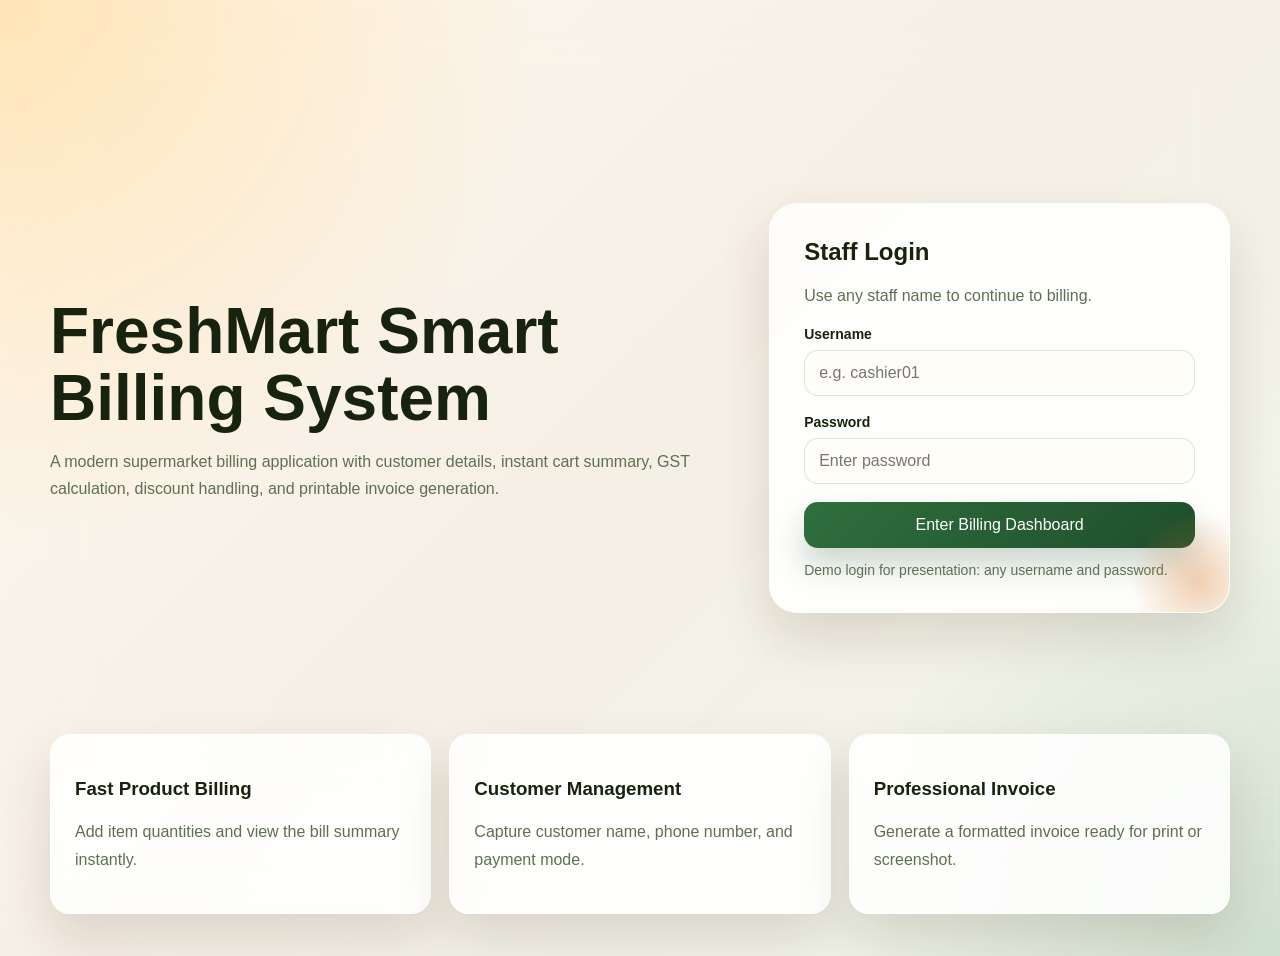
<file: index.html>
<!doctype html>
<html lang="en">
  <head>
    <meta charset="UTF-8" />
    <meta name="viewport" content="width=device-width, initial-scale=1.0" />
    <title>FreshMart Billing System</title>
    <link rel="stylesheet" href="style.css" />
  </head>
  <body class="landing-page">
    <div class="page-shell">
      <header class="hero">
        <div class="hero-copy">
          <h1>FreshMart Smart Billing System</h1>
          <p class="hero-text">
            A modern supermarket billing application with customer details,
            instant cart summary, GST calculation, discount handling, and
            printable invoice generation.
          </p>
        </div>

        <div class="login-panel">
          <div class="panel-glow"></div>
          <h2>Staff Login</h2>
          <p class="panel-text">Use any staff name to continue to billing.</p>
          <form action="/billing" method="get" class="login-form">
            <label>
              <span>Username</span>
              <input
                type="text"
                name="username"
                placeholder="e.g. cashier01"
                required
              />
            </label>
            <label>
              <span>Password</span>
              <input
                type="password"
                name="password"
                placeholder="Enter password"
                required
              />
            </label>
            <button type="submit">Enter Billing Dashboard</button>
          </form>
          <p class="demo-note">
            Demo login for presentation: any username and password.
          </p>
        </div>
      </header>

      <section class="feature-grid">
        <article class="feature-card">
          <h3>Fast Product Billing</h3>
          <p>Add item quantities and view the bill summary instantly.</p>
        </article>
        <article class="feature-card">
          <h3>Customer Management</h3>
          <p>Capture customer name, phone number, and payment mode.</p>
        </article>
        <article class="feature-card">
          <h3>Professional Invoice</h3>
          <p>Generate a formatted invoice ready for print or screenshot.</p>
        </article>
      </section>
    </div>
  </body>
</html>
</file>
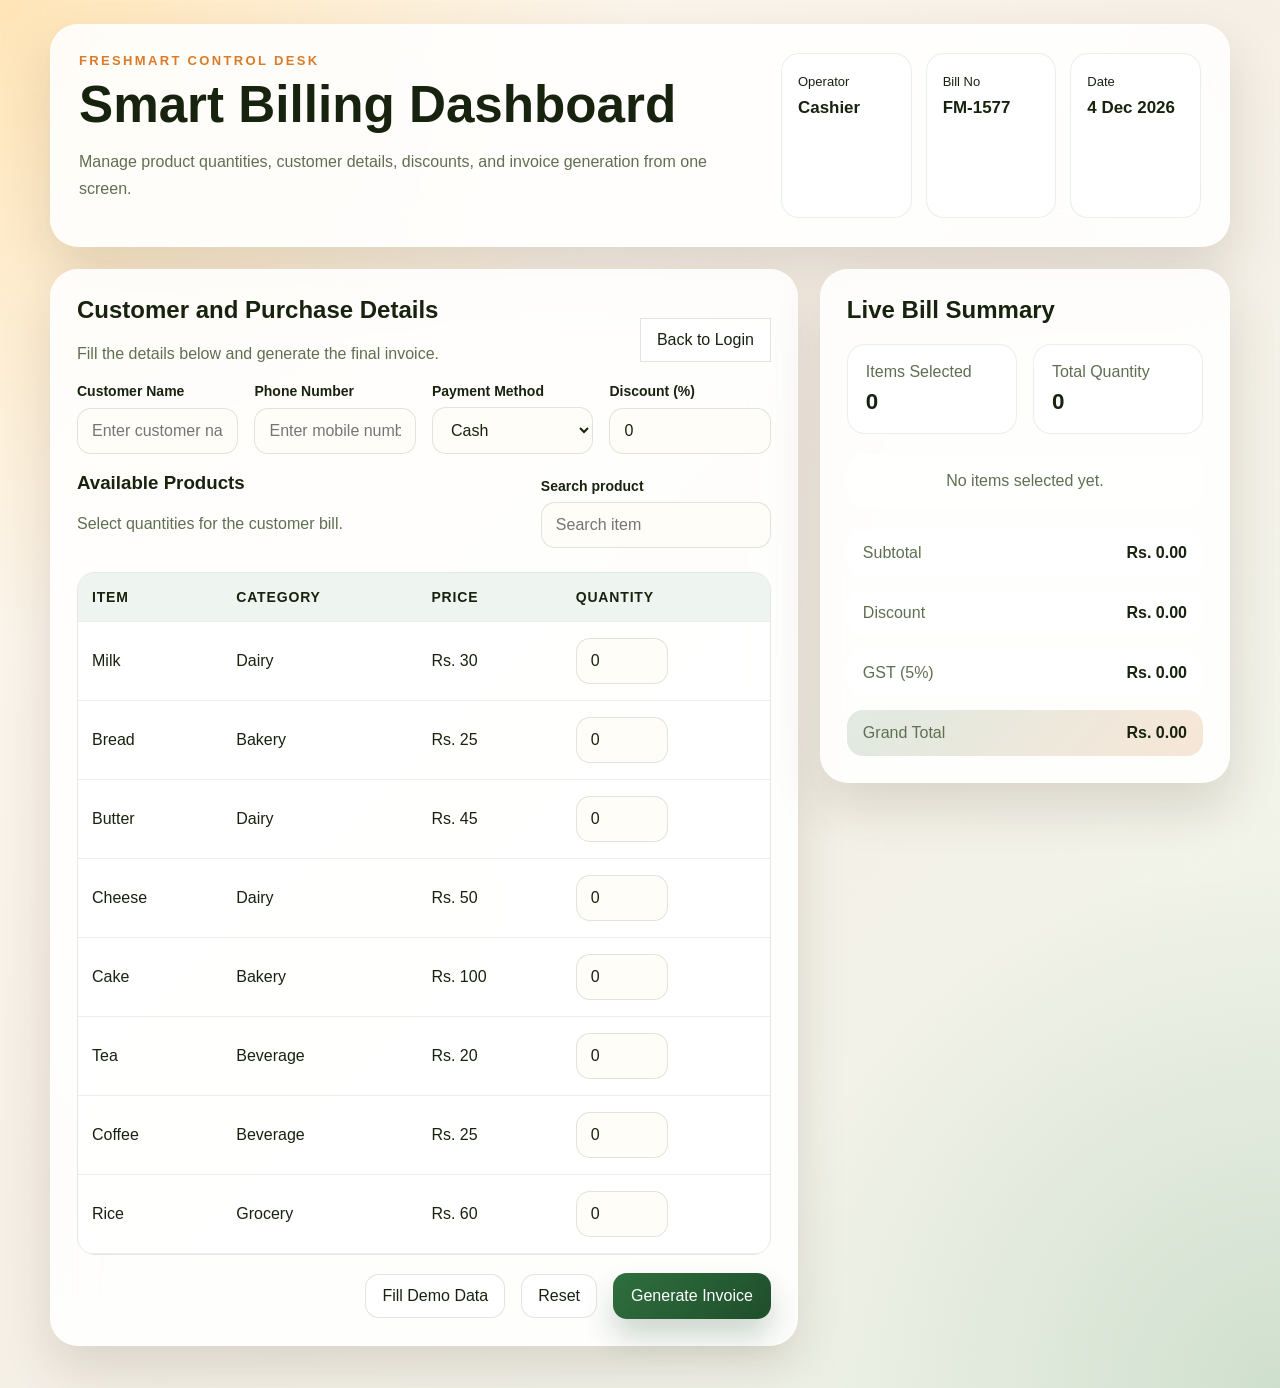
<file: billing.html>
<!DOCTYPE html>
<html lang="en">
  <head>
    <meta charset="UTF-8" />
    <meta name="viewport" content="width=device-width, initial-scale=1.0" />
    <title>FreshMart Billing Dashboard</title>
    <link rel="stylesheet" href="style.css" />
  </head>
  <body class="billing-page">
    <div class="billing-shell">
      <header class="billing-header">
        <div>
          <p class="eyebrow">FreshMart Control Desk</p>
          <h1>Smart Billing Dashboard</h1>
          <p class="header-subtitle">
            Manage product quantities, customer details, discounts, and invoice
            generation from one screen.
          </p>
        </div>
        <div class="header-meta">
          <div class="meta-card">
            <span>Operator</span>
            <strong id="operatorName">Cashier</strong>
          </div>
          <div class="meta-card">
            <span>Bill No</span>
            <strong id="billNumber">FM-0001</strong>
          </div>
          <div class="meta-card">
            <span>Date</span>
            <strong id="currentDate">--</strong>
          </div>
        </div>
      </header>

      <main class="dashboard-grid">
        <section class="dashboard-panel">
          <div class="panel-header">
            <div>
              <h2>Customer and Purchase Details</h2>
              <p>Fill the details below and generate the final invoice.</p>
            </div>
            <a href="/" class="ghost-link">Back to Login</a>
          </div>

          <form action="/generate-bill" method="post" id="billingForm" class="billing-form">
            <input type="hidden" name="operator" id="operatorField" value="Cashier" />
            <input type="hidden" name="billNo" id="billNoField" value="FM-0001" />

            <div class="customer-grid">
              <label>
                <span>Customer Name</span>
                <input
                  type="text"
                  name="customerName"
                  placeholder="Enter customer name"
                  required
                />
              </label>
              <label>
                <span>Phone Number</span>
                <input
                  type="tel"
                  name="phone"
                  placeholder="Enter mobile number"
                  required
                />
              </label>
              <label>
                <span>Payment Method</span>
                <select name="paymentMethod">
                  <option>Cash</option>
                  <option>Card</option>
                  <option>UPI</option>
                </select>
              </label>
              <label>
                <span>Discount (%)</span>
                <input
                  type="number"
                  name="discount"
                  id="discountInput"
                  value="0"
                  min="0"
                  max="50"
                />
              </label>
            </div>

            <div class="product-toolbar">
              <div>
                <h3>Available Products</h3>
                <p>Select quantities for the customer bill.</p>
              </div>
              <label class="search-box">
                <span>Search product</span>
                <input type="search" id="productSearch" placeholder="Search item" />
              </label>
            </div>

            <div class="table-wrap">
              <table class="product-table">
                <thead>
                  <tr>
                    <th>Item</th>
                    <th>Category</th>
                    <th>Price</th>
                    <th>Quantity</th>
                  </tr>
                </thead>
                <tbody>
                  <tr data-item-row data-name="milk">
                    <td>Milk</td>
                    <td>Dairy</td>
                    <td data-price="30">Rs. 30</td>
                    <td><input type="number" name="milk" min="0" value="0" data-item-input data-price="30" /></td>
                  </tr>
                  <tr data-item-row data-name="bread">
                    <td>Bread</td>
                    <td>Bakery</td>
                    <td data-price="25">Rs. 25</td>
                    <td><input type="number" name="bread" min="0" value="0" data-item-input data-price="25" /></td>
                  </tr>
                  <tr data-item-row data-name="butter">
                    <td>Butter</td>
                    <td>Dairy</td>
                    <td data-price="45">Rs. 45</td>
                    <td><input type="number" name="butter" min="0" value="0" data-item-input data-price="45" /></td>
                  </tr>
                  <tr data-item-row data-name="cheese">
                    <td>Cheese</td>
                    <td>Dairy</td>
                    <td data-price="50">Rs. 50</td>
                    <td><input type="number" name="cheese" min="0" value="0" data-item-input data-price="50" /></td>
                  </tr>
                  <tr data-item-row data-name="cake">
                    <td>Cake</td>
                    <td>Bakery</td>
                    <td data-price="100">Rs. 100</td>
                    <td><input type="number" name="cake" min="0" value="0" data-item-input data-price="100" /></td>
                  </tr>
                  <tr data-item-row data-name="tea">
                    <td>Tea</td>
                    <td>Beverage</td>
                    <td data-price="20">Rs. 20</td>
                    <td><input type="number" name="tea" min="0" value="0" data-item-input data-price="20" /></td>
                  </tr>
                  <tr data-item-row data-name="coffee">
                    <td>Coffee</td>
                    <td>Beverage</td>
                    <td data-price="25">Rs. 25</td>
                    <td><input type="number" name="coffee" min="0" value="0" data-item-input data-price="25" /></td>
                  </tr>
                  <tr data-item-row data-name="rice">
                    <td>Rice</td>
                    <td>Grocery</td>
                    <td data-price="60">Rs. 60</td>
                    <td><input type="number" name="rice" min="0" value="0" data-item-input data-price="60" /></td>
                  </tr>
                </tbody>
              </table>
            </div>

            <div class="action-row">
              <button type="button" class="secondary-btn" id="demoFill">Fill Demo Data</button>
              <button type="reset" class="secondary-btn" id="resetForm">Reset</button>
              <button type="submit" class="primary-btn">Generate Invoice</button>
            </div>
          </form>
        </section>

        <aside class="summary-panel">
          <div class="summary-card">
            <h2>Live Bill Summary</h2>
            <div class="summary-stats">
              <div>
                <span>Items Selected</span>
                <strong id="itemCount">0</strong>
              </div>
              <div>
                <span>Total Quantity</span>
                <strong id="quantityCount">0</strong>
              </div>
            </div>

            <div id="selectedItems" class="selected-items">
              <p class="empty-state">No items selected yet.</p>
            </div>

            <div class="total-box">
              <div><span>Subtotal</span><strong id="subtotalValue">Rs. 0.00</strong></div>
              <div><span>Discount</span><strong id="discountValue">Rs. 0.00</strong></div>
              <div><span>GST (5%)</span><strong id="gstValue">Rs. 0.00</strong></div>
              <div class="grand-total"><span>Grand Total</span><strong id="grandTotalValue">Rs. 0.00</strong></div>
            </div>
          </div>
        </aside>
      </main>
    </div>

    <script src="app.js"></script>
  </body>
</html>
</file>
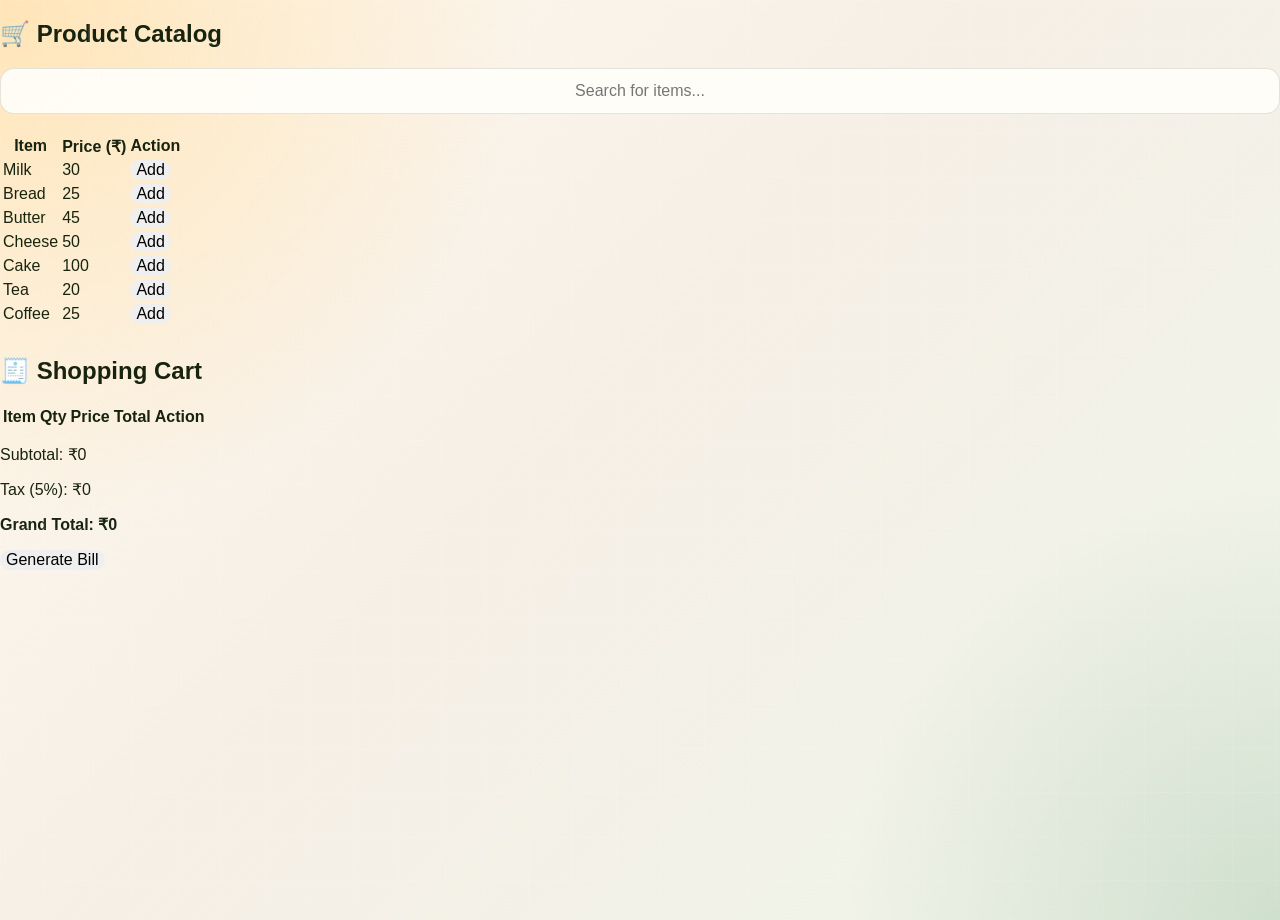
<file: enhanced_billing.html>
<!DOCTYPE html>
<html lang="en">
  <head>
    <meta charset="UTF-8" />
    <title>Enhanced Billing Page</title>
    <link rel="stylesheet" href="style.css" />
    <style>
      .search-bar {
        margin-bottom: 20px;
        text-align: center;
      }
      .cart {
        margin-top: 30px;
      }
      .cart th,
      .cart td {
        text-align: center;
      }
    </style>
  </head>
  <body>
    <div class="container">
      <div class="billing-box">
        <h2>🛒 Product Catalog</h2>
        <input
          type="text"
          id="searchInput"
          class="search-bar"
          onkeyup="filterProducts()"
          placeholder="Search for items..."
        />
        <table id="productTable">
          <tr>
            <th>Item</th>
            <th>Price (₹)</th>
            <th>Action</th>
          </tr>
          <tr>
            <td>Milk</td>
            <td>30</td>
            <td><button onclick="addToCart('Milk', 30)">Add</button></td>
          </tr>
          <tr>
            <td>Bread</td>
            <td>25</td>
            <td><button onclick="addToCart('Bread', 25)">Add</button></td>
          </tr>
          <tr>
            <td>Butter</td>
            <td>45</td>
            <td><button onclick="addToCart('Butter', 45)">Add</button></td>
          </tr>
          <tr>
            <td>Cheese</td>
            <td>50</td>
            <td><button onclick="addToCart('Cheese', 50)">Add</button></td>
          </tr>
          <tr>
            <td>Cake</td>
            <td>100</td>
            <td><button onclick="addToCart('Cake', 100)">Add</button></td>
          </tr>
          <tr>
            <td>Tea</td>
            <td>20</td>
            <td><button onclick="addToCart('Tea', 20)">Add</button></td>
          </tr>
          <tr>
            <td>Coffee</td>
            <td>25</td>
            <td><button onclick="addToCart('Coffee', 25)">Add</button></td>
          </tr>
        </table>

        <div class="cart">
          <h2>🧾 Shopping Cart</h2>
          <table id="cartTable">
            <tr>
              <th>Item</th>
              <th>Qty</th>
              <th>Price</th>
              <th>Total</th>
              <th>Action</th>
            </tr>
          </table>
          <p id="subtotal">Subtotal: ₹0</p>
          <p id="tax">Tax (5%): ₹0</p>
          <p><strong id="grandTotal">Grand Total: ₹0</strong></p>
          <button onclick="alert(' Bill generated successfully!')">
            Generate Bill
          </button>
        </div>
      </div>
    </div>

    <script>
      const cart = {};

      function addToCart(item, price) {
        if (!cart[item]) {
          cart[item] = { qty: 1, price: price };
        } else {
          cart[item].qty += 1;
        }
        updateCartDisplay();
      }

      function removeFromCart(item) {
        if (cart[item]) {
          cart[item].qty -= 1;
          if (cart[item].qty <= 0) delete cart[item];
          updateCartDisplay();
        }
      }

      function updateCartDisplay() {
        const table = document.getElementById("cartTable");
        table.innerHTML =
          "<tr><th>Item</th><th>Qty</th><th>Price</th><th>Total</th><th>Action</th></tr>";
        let subtotal = 0;
        for (const item in cart) {
          const { qty, price } = cart[item];
          const total = qty * price;
          subtotal += total;
          table.innerHTML += `<tr>
          <td>${item}</td>
          <td>${qty}</td>
          <td>₹${price}</td>
          <td>₹${total}</td>
          <td><button onclick="removeFromCart('${item}')">Remove</button></td>
        </tr>`;
        }
        const tax = subtotal * 0.05;
        const grand = subtotal + tax;
        document.getElementById("subtotal").innerText =
          "Subtotal: ₹" + subtotal.toFixed(2);
        document.getElementById("tax").innerText =
          "Tax (5%): ₹" + tax.toFixed(2);
        document.getElementById("grandTotal").innerText =
          "Grand Total: ₹" + grand.toFixed(2);
      }

      function filterProducts() {
        const input = document
          .getElementById("searchInput")
          .value.toLowerCase();
        const rows = document.querySelectorAll(
          "#productTable tr:not(:first-child)"
        );
        rows.forEach((row) => {
          const text = row.cells[0].innerText.toLowerCase();
          row.style.display = text.includes(input) ? "" : "none";
        });
      }
    </script>
  </body>
</html>
</file>
<file: style.css>
:root {
  --bg: #f6efe6;
  --bg-accent: #ffe3b3;
  --panel: rgba(255, 255, 255, 0.88);
  --panel-strong: #fffdf8;
  --text: #18230f;
  --muted: #5f6f52;
  --primary: #2f6f3e;
  --primary-dark: #1f4e2b;
  --secondary: #d97b29;
  --line: rgba(24, 35, 15, 0.12);
  --shadow: 0 24px 50px rgba(63, 46, 18, 0.14);
  --radius-xl: 28px;
  --radius-lg: 20px;
  --radius-md: 14px;
}

* {
  box-sizing: border-box;
}

body {
  margin: 0;
  min-height: 100vh;
  font-family: "Trebuchet MS", "Segoe UI", sans-serif;
  color: var(--text);
  background:
    radial-gradient(circle at top left, rgba(255, 227, 179, 0.95), transparent 34%),
    radial-gradient(circle at bottom right, rgba(47, 111, 62, 0.16), transparent 28%),
    linear-gradient(135deg, #fff9ef 0%, #f6efe6 46%, #eef5ea 100%);
}

body::before {
  content: "";
  position: fixed;
  inset: 0;
  background-image:
    linear-gradient(rgba(255, 255, 255, 0.3) 1px, transparent 1px),
    linear-gradient(90deg, rgba(255, 255, 255, 0.3) 1px, transparent 1px);
  background-size: 44px 44px;
  opacity: 0.28;
  pointer-events: none;
}

a {
  color: inherit;
  text-decoration: none;
}

.page-shell,
.billing-shell {
  position: relative;
  z-index: 1;
  width: min(1180px, calc(100% - 32px));
  margin: 0 auto;
  padding: 28px 0 42px;
}

.hero,
.billing-header,
.dashboard-panel,
.summary-card,
.feature-card {
  backdrop-filter: blur(20px);
}

.hero {
  display: grid;
  grid-template-columns: 1.2fr 0.8fr;
  gap: 28px;
  align-items: center;
  min-height: calc(100vh - 140px);
}

.eyebrow {
  margin: 0 0 10px;
  font-size: 13px;
  font-weight: 700;
  letter-spacing: 0.18em;
  text-transform: uppercase;
  color: var(--secondary);
}

.hero-copy h1,
.billing-header h1 {
  margin: 0;
  line-height: 1.05;
  font-size: clamp(2.5rem, 5vw, 4.8rem);
}

.hero-text,
.header-subtitle,
.feature-card p,
.panel-text,
.panel-header p,
.product-toolbar p {
  color: var(--muted);
  line-height: 1.7;
}

.hero-badges {
  display: flex;
  flex-wrap: wrap;
  gap: 12px;
  margin-top: 28px;
}

.hero-badges span,
.meta-card span {
  font-size: 13px;
}

.hero-badges span {
  padding: 10px 14px;
  border-radius: 999px;
  background: rgba(255, 255, 255, 0.7);
  border: 1px solid rgba(47, 111, 62, 0.14);
  box-shadow: 0 10px 30px rgba(24, 35, 15, 0.07);
}

.login-panel,
.dashboard-panel,
.summary-card,
.feature-card,
.billing-header {
  background: var(--panel);
  border: 1px solid rgba(255, 255, 255, 0.58);
  box-shadow: var(--shadow);
}

.login-panel {
  position: relative;
  overflow: hidden;
  padding: 34px;
  border-radius: var(--radius-xl);
}

.panel-glow {
  position: absolute;
  inset: auto -40px -40px auto;
  width: 140px;
  height: 140px;
  background: radial-gradient(circle, rgba(217, 123, 41, 0.35), transparent 70%);
}

.login-panel h2,
.panel-header h2,
.summary-card h2,
.product-toolbar h3 {
  margin: 0 0 10px;
}

.login-form,
.billing-form {
  display: grid;
  gap: 18px;
}

.login-form label,
.customer-grid label,
.search-box {
  display: grid;
  gap: 8px;
}

.login-form span,
.customer-grid span,
.search-box span {
  font-size: 14px;
  font-weight: 700;
}

input,
select,
button {
  font: inherit;
}

input,
select {
  width: 100%;
  padding: 13px 14px;
  border-radius: 14px;
  border: 1px solid var(--line);
  background: rgba(255, 253, 248, 0.96);
  color: var(--text);
  transition: border-color 0.2s ease, transform 0.2s ease, box-shadow 0.2s ease;
}

input:focus,
select:focus {
  outline: none;
  border-color: rgba(47, 111, 62, 0.45);
  box-shadow: 0 0 0 4px rgba(47, 111, 62, 0.12);
  transform: translateY(-1px);
}

button {
  border: 0;
  border-radius: 14px;
  cursor: pointer;
  transition: transform 0.2s ease, box-shadow 0.2s ease, background 0.2s ease;
}

button:hover {
  transform: translateY(-2px);
}

.login-form button,
.primary-btn {
  padding: 14px 18px;
  background: linear-gradient(135deg, var(--primary), var(--primary-dark));
  color: #fff;
  box-shadow: 0 18px 30px rgba(31, 78, 43, 0.22);
}

.secondary-btn,
.ghost-link {
  padding: 12px 16px;
  background: rgba(255, 255, 255, 0.7);
  border: 1px solid var(--line);
  color: var(--text);
}

.demo-note {
  margin: 14px 0 0;
  color: var(--muted);
  font-size: 14px;
}

.feature-grid {
  display: grid;
  grid-template-columns: repeat(3, 1fr);
  gap: 18px;
  margin-top: -54px;
}

.feature-card {
  padding: 24px;
  border-radius: var(--radius-lg);
}

.billing-shell {
  padding-top: 24px;
}

.billing-header {
  display: flex;
  justify-content: space-between;
  gap: 20px;
  padding: 28px;
  border-radius: var(--radius-xl);
  margin-bottom: 22px;
}

.billing-header h1 {
  font-size: clamp(2.1rem, 4vw, 3.6rem);
}

.header-meta {
  display: grid;
  grid-template-columns: repeat(3, 1fr);
  gap: 14px;
  min-width: 420px;
}

.meta-card {
  padding: 18px 16px;
  border-radius: 18px;
  background: rgba(255, 255, 255, 0.76);
  border: 1px solid rgba(47, 111, 62, 0.1);
}

.meta-card strong {
  display: block;
  margin-top: 8px;
  font-size: 1.06rem;
}

.dashboard-grid {
  display: grid;
  grid-template-columns: 1.55fr 0.85fr;
  gap: 22px;
  align-items: start;
}

.dashboard-panel,
.summary-card {
  border-radius: var(--radius-xl);
  padding: 26px;
}

.panel-header,
.product-toolbar,
.action-row,
.summary-stats,
.total-box div {
  display: flex;
  justify-content: space-between;
  gap: 16px;
  align-items: center;
}

.customer-grid {
  display: grid;
  grid-template-columns: repeat(4, 1fr);
  gap: 16px;
}

.table-wrap {
  overflow: hidden;
  border-radius: 18px;
  border: 1px solid rgba(24, 35, 15, 0.1);
}

.product-table {
  width: 100%;
  border-collapse: collapse;
  background: rgba(255, 255, 255, 0.72);
}

.product-table th,
.product-table td {
  padding: 16px 14px;
  border-bottom: 1px solid rgba(24, 35, 15, 0.08);
  text-align: left;
}

.product-table th {
  background: rgba(47, 111, 62, 0.08);
  font-size: 14px;
  text-transform: uppercase;
  letter-spacing: 0.06em;
}

.product-table tbody tr:hover {
  background: rgba(255, 227, 179, 0.22);
}

.product-table input[type="number"] {
  max-width: 92px;
}

.action-row {
  justify-content: flex-end;
}

.summary-panel {
  position: sticky;
  top: 24px;
}

.summary-stats {
  margin: 20px 0;
}

.summary-stats div {
  flex: 1;
  padding: 18px;
  border-radius: 18px;
  background: rgba(255, 255, 255, 0.76);
  border: 1px solid rgba(47, 111, 62, 0.1);
}

.summary-stats span,
.selected-item span,
.total-box span,
.empty-state {
  color: var(--muted);
}

.summary-stats strong {
  display: block;
  margin-top: 8px;
  font-size: 1.4rem;
}

.selected-items {
  display: grid;
  gap: 12px;
  margin-bottom: 22px;
}

.selected-item {
  display: flex;
  justify-content: space-between;
  gap: 12px;
  padding: 14px 16px;
  border-radius: 16px;
  background: rgba(255, 255, 255, 0.72);
  border: 1px solid rgba(24, 35, 15, 0.08);
}

.selected-item strong {
  display: block;
  margin-top: 4px;
}

.empty-state {
  margin: 0;
  padding: 18px;
  border-radius: 16px;
  background: rgba(255, 255, 255, 0.65);
  text-align: center;
}

.total-box {
  display: grid;
  gap: 14px;
}

.total-box div {
  padding: 14px 16px;
  border-radius: 16px;
  background: rgba(255, 255, 255, 0.76);
}

.grand-total {
  background: linear-gradient(135deg, rgba(47, 111, 62, 0.14), rgba(217, 123, 41, 0.18)) !important;
}

@media (max-width: 980px) {
  .hero,
  .dashboard-grid,
  .customer-grid,
  .feature-grid,
  .header-meta {
    grid-template-columns: 1fr;
  }

  .hero {
    min-height: auto;
    padding-top: 20px;
  }

  .feature-grid {
    margin-top: 18px;
  }

  .billing-header,
  .panel-header,
  .product-toolbar,
  .action-row {
    flex-direction: column;
    align-items: stretch;
  }

  .header-meta {
    min-width: 0;
  }

  .summary-panel {
    position: static;
  }
}

@media (max-width: 640px) {
  .page-shell,
  .billing-shell {
    width: min(100% - 20px, 1180px);
  }

  .login-panel,
  .dashboard-panel,
  .summary-card,
  .billing-header {
    padding: 20px;
  }

  .hero-copy h1,
  .billing-header h1 {
    font-size: 2.2rem;
  }

  .product-table th,
  .product-table td {
    padding: 12px 10px;
    font-size: 14px;
  }
}
</file>
